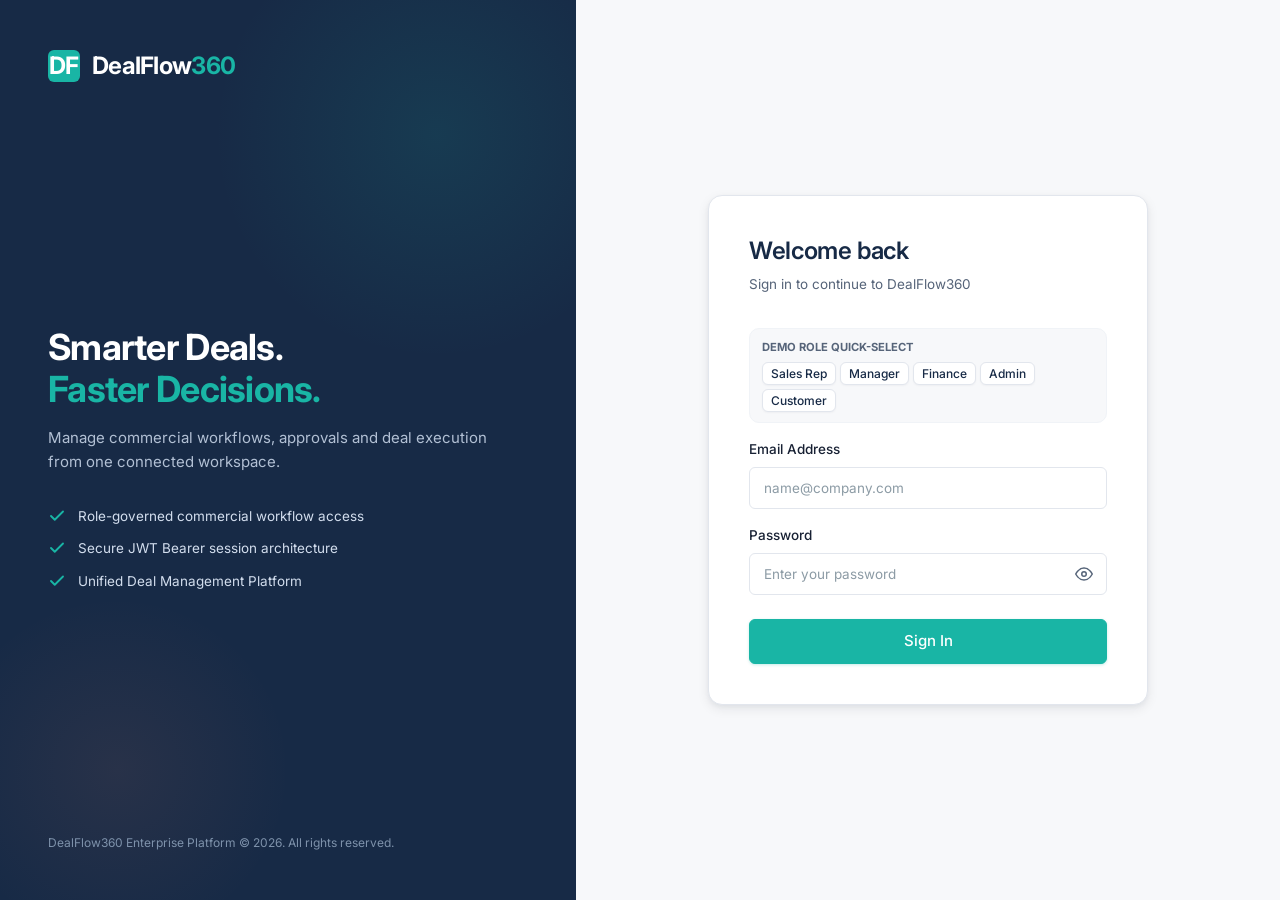
<file: frontend/login.html>
<!DOCTYPE html>
<html lang="en">
<head>
  <meta charset="UTF-8" />
  <meta name="viewport" content="width=device-width, initial-scale=1.0" />
  <title>DealFlow360 | Sign In</title>
  <meta name="description" content="Sign in to DealFlow360 — Enterprise B2B Deal Management and Commercial Operations Platform." />

  <!-- Google Fonts: Inter -->
  <link rel="preconnect" href="https://fonts.googleapis.com" />
  <link rel="preconnect" href="https://fonts.gstatic.com" crossorigin />
  <link href="https://fonts.googleapis.com/css2?family=Inter:wght@400;500;600;700&display=swap" rel="stylesheet" />

  <!-- CSS Stylesheets -->
  <link rel="stylesheet" href="css/variables.css" />
  <link rel="stylesheet" href="css/base.css" />
  <link rel="stylesheet" href="css/components.css" />
  <link rel="stylesheet" href="css/layout.css" />
  <link rel="stylesheet" href="css/responsive.css" />
</head>
<body>
  <div class="login-container">
    <!-- Left Side: Deep Navy Brand Panel -->
    <div class="login-brand-panel">
      <div class="brand-header">
        <div class="brand-logo">
          <div class="logo-icon">DF</div>
          <span>DealFlow<span class="logo-accent">360</span></span>
        </div>
      </div>

      <div class="brand-body">
        <h1 class="brand-headline">
          Smarter Deals.<br />
          <span>Faster Decisions.</span>
        </h1>
        <p class="brand-copy">
          Manage commercial workflows, approvals and deal execution from one connected workspace.
        </p>

        <div class="brand-features-list">
          <div class="brand-feature-item">
            <svg width="18" height="18" viewBox="0 0 24 24" fill="none" stroke="currentColor" stroke-width="2.5" stroke-linecap="round" stroke-linejoin="round">
              <polyline points="20 6 9 17 4 12"></polyline>
            </svg>
            <span>Role-governed commercial workflow access</span>
          </div>
          <div class="brand-feature-item">
            <svg width="18" height="18" viewBox="0 0 24 24" fill="none" stroke="currentColor" stroke-width="2.5" stroke-linecap="round" stroke-linejoin="round">
              <polyline points="20 6 9 17 4 12"></polyline>
            </svg>
            <span>Secure JWT Bearer session architecture</span>
          </div>
          <div class="brand-feature-item">
            <svg width="18" height="18" viewBox="0 0 24 24" fill="none" stroke="currentColor" stroke-width="2.5" stroke-linecap="round" stroke-linejoin="round">
              <polyline points="20 6 9 17 4 12"></polyline>
            </svg>
            <span>Unified Deal Management Platform</span>
          </div>
        </div>
      </div>

      <div class="brand-footer">
        <span>DealFlow360 Enterprise Platform &copy; 2026. All rights reserved.</span>
      </div>
    </div>

    <!-- Right Side: Login Form Panel -->
    <div class="login-form-panel">
      <div class="login-card-wrapper animate-fade-in">
        <div class="login-form-card">
          <div class="login-card-header">
            <h2>Welcome back</h2>
            <p>Sign in to continue to DealFlow360</p>
          </div>

          <!-- Alert / Error Banner -->
          <div id="login-alert" class="alert alert-coral" style="display: none;" role="alert">
            <svg class="alert-icon" width="18" height="18" viewBox="0 0 24 24" fill="none" stroke="currentColor" stroke-width="2" stroke-linecap="round" stroke-linejoin="round">
              <circle cx="12" cy="12" r="10"></circle>
              <line x1="12" y1="8" x2="12" y2="12"></line>
              <line x1="12" y1="16" x2="12.01" y2="16"></line>
            </svg>
            <span id="login-alert-text"></span>
          </div>

          <!-- Demo Accounts Quick-Select -->
          <div style="margin-bottom: var(--space-md); padding: 10px 12px; background: var(--color-background); border-radius: var(--radius-md); border: 1px solid var(--color-border-light);">
            <div style="font-size: 0.7rem; font-weight: 700; color: var(--color-text-secondary); text-transform: uppercase; margin-bottom: 6px;">Demo Role Quick-Select</div>
            <div style="display: flex; gap: 4px; flex-wrap: wrap;">
              <button type="button" class="btn btn-secondary btn-sm demo-role-btn" data-email="salesrep.demo@example.com" style="padding: 3px 8px; font-size: 0.75rem;">Sales Rep</button>
              <button type="button" class="btn btn-secondary btn-sm demo-role-btn" data-email="manager.demo@example.com" style="padding: 3px 8px; font-size: 0.75rem;">Manager</button>
              <button type="button" class="btn btn-secondary btn-sm demo-role-btn" data-email="finance.demo@example.com" style="padding: 3px 8px; font-size: 0.75rem;">Finance</button>
              <button type="button" class="btn btn-secondary btn-sm demo-role-btn" data-email="admin.demo@example.com" style="padding: 3px 8px; font-size: 0.75rem;">Admin</button>
              <button type="button" class="btn btn-secondary btn-sm demo-role-btn" data-email="customer.demo@example.com" style="padding: 3px 8px; font-size: 0.75rem;">Customer</button>
            </div>
          </div>

          <!-- Login Form -->
          <form id="login-form" novalidate>
            <!-- Email Input -->
            <div class="form-group">
              <label for="email" class="form-label">Email Address</label>
              <div class="input-wrapper">
                <input
                  type="email"
                  id="email"
                  name="email"
                  class="form-input"
                  placeholder="name@company.com"
                  autocomplete="email"
                  required
                />
              </div>
              <div id="email-error" class="form-error" style="display: none;"></div>
            </div>

            <!-- Password Input -->
            <div class="form-group">
              <label for="password" class="form-label">Password</label>
              <div class="input-wrapper">
                <input
                  type="password"
                  id="password"
                  name="password"
                  class="form-input"
                  placeholder="Enter your password"
                  autocomplete="current-password"
                  required
                />
                <button
                  type="button"
                  id="password-toggle-btn"
                  class="password-toggle-btn"
                  aria-label="Show password"
                >
                  <svg width="18" height="18" viewBox="0 0 24 24" fill="none" stroke="currentColor" stroke-width="2" stroke-linecap="round" stroke-linejoin="round">
                    <path d="M1 12s4-8 11-8 11 8 11 8-4 8-11 8-11-8-11-8z"></path>
                    <circle cx="12" cy="12" r="3"></circle>
                  </svg>
                </button>
              </div>
              <div id="password-error" class="form-error" style="display: none;"></div>
            </div>

            <!-- Submit Button -->
            <div style="margin-top: var(--space-lg);">
              <button type="submit" id="submit-btn" class="btn btn-primary btn-block btn-lg">
                <span id="btn-spinner" class="spinner" style="display: none;"></span>
                <span id="btn-label">Sign In</span>
              </button>
            </div>
          </form>
        </div>
      </div>
    </div>
  </div>

  <!-- Core JavaScript Services -->
  <script src="js/config.js?v=20260910_v2"></script>
  <script src="js/api.js?v=20260910_v2"></script>
  <script src="js/auth.js?v=20260910_v2"></script>
  <script src="js/navigation.js?v=20260910_v2"></script>
  <script src="js/ui.js?v=20260910_v2"></script>

  <!-- Login Page Controller -->
  <script>
    document.addEventListener('DOMContentLoaded', () => {
      const loginForm = document.getElementById('login-form');
      const emailInput = document.getElementById('email');
      const passwordInput = document.getElementById('password');
      const submitBtn = document.getElementById('submit-btn');
      const btnSpinner = document.getElementById('btn-spinner');
      const btnLabel = document.getElementById('btn-label');
      const alertBox = document.getElementById('login-alert');
      const alertText = document.getElementById('login-alert-text');
      const emailError = document.getElementById('email-error');
      const passwordError = document.getElementById('password-error');
      const passwordToggleBtn = document.getElementById('password-toggle-btn');

      // Initialize Password Show/Hide Toggle
      window.DealFlowUI.initPasswordToggle(passwordToggleBtn, passwordInput);

      // Demo Role Quick-Select Handler
      document.querySelectorAll('.demo-role-btn').forEach(btn => {
        btn.addEventListener('click', () => {
          emailInput.value = btn.getAttribute('data-email');
          passwordInput.value = 'DealFlow360Demo123!';
          hideAlert();
          clearValidationErrors();
        });
      });

      // Check URL parameters for session notifications
      const urlParams = new URLSearchParams(window.location.search);
      const reason = urlParams.get('reason');
      if (reason === 'session_expired') {
        showAlert('Your session has expired. Please sign in again.', 'coral');
      } else if (reason === 'account_inactive') {
        showAlert('Your account is currently inactive.', 'coral');
      } else if (reason) {
        showAlert(decodeURIComponent(reason), 'coral');
      } else if (window.DealFlowAuth && window.DealFlowAuth.hasToken()) {
        // If token already present and no logout/expiration reason, verify session silently
        window.DealFlowAuth.fetchCurrentUser()
          .then(user => {
            if (user && user.is_active) {
              window.location.href = 'index.html';
            }
          })
          .catch(() => {
            // Token was invalid or expired, clear quietly
            window.DealFlowAuth.clearAccessToken();
            window.DealFlowAuth.clearCurrentUser();
          });
      }

      function showAlert(msg, type = 'coral') {
        alertText.textContent = msg;
        alertBox.className = `alert alert-${type} animate-fade-in`;
        alertBox.style.display = 'flex';
      }

      function hideAlert() {
        alertBox.style.display = 'none';
        alertText.textContent = '';
      }

      function setFormLoading(isLoading) {
        if (isLoading) {
          submitBtn.disabled = true;
          btnSpinner.style.display = 'inline-block';
          btnLabel.textContent = 'Signing in...';
        } else {
          submitBtn.disabled = false;
          btnSpinner.style.display = 'none';
          btnLabel.textContent = 'Sign In';
        }
      }

      function clearValidationErrors() {
        emailInput.classList.remove('has-error');
        passwordInput.classList.remove('has-error');
        emailError.style.display = 'none';
        passwordError.style.display = 'none';
      }

      loginForm.addEventListener('submit', async (e) => {
        e.preventDefault();
        hideAlert();
        clearValidationErrors();

        const email = emailInput.value.trim();
        const password = passwordInput.value;

        // Simple client-side validation
        let hasError = false;
        if (!email) {
          emailInput.classList.add('has-error');
          emailError.textContent = 'Please enter your email address.';
          emailError.style.display = 'block';
          hasError = true;
        } else if (!email.includes('@')) {
          emailInput.classList.add('has-error');
          emailError.textContent = 'Please enter a valid email address.';
          emailError.style.display = 'block';
          hasError = true;
        }

        if (!password) {
          passwordInput.classList.add('has-error');
          passwordError.textContent = 'Please enter your password.';
          passwordError.style.display = 'block';
          hasError = true;
        }

        if (hasError) return;

        setFormLoading(true);

        try {
          // Perform backend login via Centralized Auth service
          await window.DealFlowAuth.login(email, password);

          // Success: smoothly redirect to authenticated dashboard
          window.location.href = 'index.html';
        } catch (err) {
          setFormLoading(false);
          let displayMsg = 'Unable to connect to DealFlow360. Please try again.';

          if (err.status === 401) {
            displayMsg = 'Invalid email or password.';
          } else if (err.status === 403) {
            displayMsg = 'Your account is currently inactive.';
          } else if (err.message) {
            displayMsg = err.message;
          }

          showAlert(displayMsg, 'coral');
        }
      });
    });
  </script>
</body>
</html>
</file>
<file: frontend/css/variables.css>
/* DealFlow360 — Design System Variables & Brand Palette */
:root {
  /* Locked Brand Palette */
  --color-navy: #172A46;
  --color-navy-hover: #1e3659;
  --color-navy-dark: #0f1c30;
  --color-navy-muted: rgba(23, 42, 70, 0.08);

  --color-teal: #19B5A5;
  --color-teal-hover: #159b8d;
  --color-teal-light: #e8f8f6;
  --color-teal-muted: rgba(25, 181, 165, 0.12);
  --color-teal-border: rgba(25, 181, 165, 0.3);

  --color-coral: #F28C6B;
  --color-coral-hover: #e07957;
  --color-coral-light: #fef3ef;
  --color-coral-muted: rgba(242, 140, 107, 0.12);
  --color-coral-border: rgba(242, 140, 107, 0.3);

  --color-background: #F7F8FA;
  --color-surface: #FFFFFF;

  --color-text: #172033;
  --color-text-secondary: #566479;
  --color-text-muted: #8c9ba5;
  --color-text-on-navy: #f0f4f9;

  /* Neutral Grays & Borders */
  --color-border: #E2E6ED;
  --color-border-light: #F0F3F7;
  --color-border-dark: #C8D1DE;
  --color-hover-bg: #F0F3F7;
  --color-disabled-bg: #EAEFF5;
  --color-disabled-text: #9CA8B8;

  /* Typography */
  --font-family-primary: 'Inter', -apple-system, BlinkMacSystemFont, 'Segoe UI', Roboto, Helvetica, Arial, sans-serif;
  --font-size-xs: 0.75rem;     /* 12px */
  --font-size-sm: 0.84375rem;  /* 13.5px */
  --font-size-base: 0.9375rem; /* 15px */
  --font-size-md: 1.0625rem;   /* 17px */
  --font-size-lg: 1.25rem;     /* 20px */
  --font-size-xl: 1.5rem;      /* 24px */
  --font-size-2xl: 1.875rem;   /* 30px */

  --font-weight-regular: 400;
  --font-weight-medium: 500;
  --font-weight-semibold: 600;
  --font-weight-bold: 700;

  /* Spacing */
  --space-2xs: 0.25rem;
  --space-xs: 0.5rem;
  --space-sm: 0.75rem;
  --space-md: 1rem;
  --space-lg: 1.5rem;
  --space-xl: 2rem;
  --space-2xl: 3rem;

  /* Shadows */
  --shadow-xs: 0 1px 2px rgba(16, 24, 40, 0.04);
  --shadow-sm: 0 2px 4px rgba(16, 24, 40, 0.06), 0 1px 2px rgba(16, 24, 40, 0.04);
  --shadow-md: 0 4px 12px rgba(16, 24, 40, 0.08), 0 2px 4px rgba(16, 24, 40, 0.04);
  --shadow-lg: 0 12px 24px -4px rgba(16, 24, 40, 0.12), 0 4px 8px -2px rgba(16, 24, 40, 0.04);
  --shadow-dropdown: 0 10px 30px rgba(23, 42, 70, 0.15);

  /* Radius */
  --radius-sm: 6px;
  --radius-md: 10px;
  --radius-lg: 14px;
  --radius-full: 9999px;

  /* Transitions */
  --transition-fast: 150ms cubic-bezier(0.4, 0, 0.2, 1);
  --transition-normal: 250ms cubic-bezier(0.4, 0, 0.2, 1);

  /* Layout Dimensions */
  --sidebar-width: 256px;
  --sidebar-collapsed-width: 0px;
  --header-height: 68px;
}
</file>
<file: frontend/css/base.css>
/* DealFlow360 — Base Styles & Typography */
*, *::before, *::after {
  box-sizing: border-box;
  margin: 0;
  padding: 0;
}

html {
  font-size: 16px;
  -webkit-font-smoothing: antialiased;
  -moz-osx-font-smoothing: grayscale;
  text-rendering: optimizeLegibility;
}

body {
  font-family: var(--font-family-primary);
  font-size: var(--font-size-base);
  font-weight: var(--font-weight-regular);
  line-height: 1.5;
  color: var(--color-text);
  background-color: var(--color-background);
  min-height: 100vh;
}

/* Headings */
h1, h2, h3, h4, h5, h6 {
  color: var(--color-navy);
  font-weight: var(--font-weight-semibold);
  line-height: 1.25;
}

h1 {
  font-size: var(--font-size-2xl);
  letter-spacing: -0.02em;
}

h2 {
  font-size: var(--font-size-xl);
  letter-spacing: -0.015em;
}

h3 {
  font-size: var(--font-size-lg);
}

h4 {
  font-size: var(--font-size-md);
}

p {
  color: var(--color-text-secondary);
  line-height: 1.6;
}

a {
  color: var(--color-teal);
  text-decoration: none;
  transition: color var(--transition-fast);
}

a:hover {
  color: var(--color-teal-hover);
}

/* Focus visibility for accessibility */
:focus-visible {
  outline: 2px solid var(--color-teal);
  outline-offset: 2px;
}

/* Base utility classes */
.sr-only {
  position: absolute;
  width: 1px;
  height: 1px;
  padding: 0;
  margin: -1px;
  overflow: hidden;
  clip: rect(0, 0, 0, 0);
  white-space: nowrap;
  border-width: 0;
}

.text-teal {
  color: var(--color-teal) !important;
}

.text-navy {
  color: var(--color-navy) !important;
}

.text-coral {
  color: var(--color-coral) !important;
}

.text-muted {
  color: var(--color-text-muted) !important;
}

.text-secondary {
  color: var(--color-text-secondary) !important;
}

/* Animations */
@keyframes spin {
  from { transform: rotate(0deg); }
  to { transform: rotate(360deg); }
}

@keyframes pulseGlow {
  0% { transform: scale(0.95); opacity: 0.8; }
  50% { transform: scale(1.1); opacity: 1; }
  100% { transform: scale(0.95); opacity: 0.8; }
}

@keyframes fadeIn {
  from { opacity: 0; transform: translateY(6px); }
  to { opacity: 1; transform: translateY(0); }
}

.animate-fade-in {
  animation: fadeIn var(--transition-normal) ease-out forwards;
}

.animate-spin {
  animation: spin 0.9s linear infinite;
}
</file>
<file: frontend/css/components.css>
/* DealFlow360 — Components (Buttons, Cards, Inputs, Badges, Statuses, Dropdowns, Modals) */

/* ==========================================================================
   Buttons
   ========================================================================== */
.btn {
  display: inline-flex;
  align-items: center;
  justify-content: center;
  gap: var(--space-xs);
  font-family: var(--font-family-primary);
  font-size: var(--font-size-sm);
  font-weight: var(--font-weight-medium);
  padding: 0.625rem 1.125rem;
  border-radius: var(--radius-sm);
  border: 1px solid transparent;
  cursor: pointer;
  transition: background-color var(--transition-fast), border-color var(--transition-fast), box-shadow var(--transition-fast), transform var(--transition-fast);
  white-space: nowrap;
  user-select: none;
  line-height: 1.25;
}

.btn:active {
  transform: translateY(1px);
}

.btn:disabled, .btn[aria-disabled="true"] {
  opacity: 0.6;
  cursor: not-allowed;
  transform: none;
  box-shadow: none;
}

/* Primary Button: Teal */
.btn-primary {
  background-color: var(--color-teal);
  color: #FFFFFF;
  border-color: var(--color-teal);
  box-shadow: 0 1px 3px rgba(25, 181, 165, 0.25);
}

.btn-primary:hover:not(:disabled) {
  background-color: var(--color-teal-hover);
  border-color: var(--color-teal-hover);
  box-shadow: 0 2px 6px rgba(25, 181, 165, 0.35);
}

/* Subtle Secondary Button: Light Neutral / White with Navy text */
.btn-secondary {
  background-color: var(--color-surface);
  color: var(--color-navy);
  border-color: var(--color-border);
  box-shadow: var(--shadow-xs);
}

.btn-secondary:hover:not(:disabled) {
  background-color: var(--color-hover-bg);
  border-color: var(--color-border-dark);
}

/* Danger / Coral Button */
.btn-danger {
  background-color: var(--color-coral);
  color: #FFFFFF;
  border-color: var(--color-coral);
}

.btn-danger:hover:not(:disabled) {
  background-color: var(--color-coral-hover);
  border-color: var(--color-coral-hover);
}

/* Ghost Button */
.btn-ghost {
  background-color: transparent;
  color: var(--color-text-secondary);
  border-color: transparent;
}

.btn-ghost:hover:not(:disabled) {
  background-color: var(--color-hover-bg);
  color: var(--color-navy);
}

.btn-block {
  width: 100%;
}

.btn-sm {
  padding: 0.375rem 0.75rem;
  font-size: var(--font-size-xs);
}

.btn-lg {
  padding: 0.75rem 1.5rem;
  font-size: var(--font-size-base);
}

/* ==========================================================================
   Cards
   ========================================================================== */
.card {
  background-color: var(--color-surface);
  border: 1px solid var(--color-border);
  border-radius: var(--radius-md);
  box-shadow: var(--shadow-sm);
  transition: box-shadow var(--transition-fast), border-color var(--transition-fast);
  overflow: hidden;
}

.card:hover {
  border-color: var(--color-border-dark);
}

.card-header {
  padding: var(--space-md) var(--space-lg);
  border-bottom: 1px solid var(--color-border-light);
  display: flex;
  align-items: center;
  justify-content: space-between;
  gap: var(--space-md);
}

.card-title {
  font-size: var(--font-size-md);
  font-weight: var(--font-weight-semibold);
  color: var(--color-navy);
}

.card-subtitle {
  font-size: var(--font-size-xs);
  color: var(--color-text-secondary);
  margin-top: 2px;
}

.card-body {
  padding: var(--space-lg);
}

.card-footer {
  padding: var(--space-sm) var(--space-lg);
  border-top: 1px solid var(--color-border-light);
  background-color: #FAFBFC;
  font-size: var(--font-size-xs);
  color: var(--color-text-secondary);
}

/* Stat & Status Cards */
.status-card {
  display: flex;
  flex-direction: column;
  padding: var(--space-md) var(--space-lg);
  gap: var(--space-xs);
  border-radius: var(--radius-md);
  background: var(--color-surface);
  border: 1px solid var(--color-border);
  box-shadow: var(--shadow-xs);
  position: relative;
}

.status-card-header {
  display: flex;
  align-items: center;
  justify-content: space-between;
}

.status-card-label {
  font-size: var(--font-size-xs);
  font-weight: var(--font-weight-semibold);
  text-transform: uppercase;
  letter-spacing: 0.05em;
  color: var(--color-text-secondary);
}

.status-card-value {
  font-size: var(--font-size-lg);
  font-weight: var(--font-weight-bold);
  color: var(--color-navy);
  display: flex;
  align-items: center;
  gap: var(--space-xs);
}

.status-card-sub {
  font-size: var(--font-size-xs);
  color: var(--color-text-muted);
}

/* ==========================================================================
   Form Controls
   ========================================================================== */
.form-group {
  display: flex;
  flex-direction: column;
  gap: var(--space-xs);
  margin-bottom: var(--space-md);
}

.form-label {
  font-size: var(--font-size-sm);
  font-weight: var(--font-weight-medium);
  color: var(--color-text);
  display: flex;
  justify-content: space-between;
  align-items: center;
}

.input-wrapper {
  position: relative;
  display: flex;
  align-items: center;
}

.form-input {
  width: 100%;
  height: 42px;
  padding: 0.5rem 0.875rem;
  font-family: var(--font-family-primary);
  font-size: var(--font-size-sm);
  color: var(--color-text);
  background-color: var(--color-surface);
  border: 1px solid var(--color-border);
  border-radius: var(--radius-sm);
  transition: border-color var(--transition-fast), box-shadow var(--transition-fast);
}

.form-input:focus {
  border-color: var(--color-teal);
  box-shadow: 0 0 0 3px var(--color-teal-muted);
  outline: none;
}

.form-input.has-error {
  border-color: var(--color-coral);
  box-shadow: 0 0 0 3px var(--color-coral-muted);
}

.form-input::placeholder {
  color: var(--color-text-muted);
}

.password-toggle-btn {
  position: absolute;
  right: 10px;
  top: 50%;
  transform: translateY(-50%);
  background: none;
  border: none;
  cursor: pointer;
  color: var(--color-text-secondary);
  display: flex;
  align-items: center;
  justify-content: center;
  padding: 4px;
  border-radius: var(--radius-sm);
}

.password-toggle-btn:hover {
  color: var(--color-navy);
}

.form-error {
  font-size: var(--font-size-xs);
  color: var(--color-coral);
  margin-top: var(--space-2xs);
}

/* ==========================================================================
   Badges & Indicators
   ========================================================================== */
.badge {
  display: inline-flex;
  align-items: center;
  gap: 5px;
  padding: 0.2rem 0.6rem;
  border-radius: var(--radius-full);
  font-size: var(--font-size-xs);
  font-weight: var(--font-weight-medium);
  line-height: 1.2;
  white-space: nowrap;
}

.badge-teal {
  background-color: var(--color-teal-light);
  color: #0d6d63;
  border: 1px solid var(--color-teal-border);
}

.badge-coral {
  background-color: var(--color-coral-light);
  color: #ad4221;
  border: 1px solid var(--color-coral-border);
}

.badge-navy {
  background-color: var(--color-navy-muted);
  color: var(--color-navy);
  border: 1px solid rgba(23, 42, 70, 0.15);
}

.badge-gray {
  background-color: var(--color-hover-bg);
  color: var(--color-text-secondary);
  border: 1px solid var(--color-border);
}

.status-dot {
  width: 8px;
  height: 8px;
  border-radius: 50%;
  display: inline-block;
  flex-shrink: 0;
}

.status-dot-teal {
  background-color: var(--color-teal);
  box-shadow: 0 0 0 2px var(--color-teal-light);
}

.status-dot-coral {
  background-color: var(--color-coral);
  box-shadow: 0 0 0 2px var(--color-coral-light);
}

.status-dot-gray {
  background-color: var(--color-text-muted);
}

.status-dot-pulse {
  animation: pulseGlow 2s infinite ease-in-out;
}

/* ==========================================================================
   Alert Banners
   ========================================================================== */
.alert {
  display: flex;
  align-items: flex-start;
  gap: var(--space-sm);
  padding: var(--space-sm) var(--space-md);
  border-radius: var(--radius-sm);
  font-size: var(--font-size-sm);
  line-height: 1.4;
  margin-bottom: var(--space-md);
}

.alert-coral {
  background-color: var(--color-coral-light);
  color: #9c3617;
  border: 1px solid var(--color-coral-border);
}

.alert-teal {
  background-color: var(--color-teal-light);
  color: #0c675e;
  border: 1px solid var(--color-teal-border);
}

.alert-navy {
  background-color: var(--color-navy-muted);
  color: var(--color-navy);
  border: 1px solid rgba(23, 42, 70, 0.15);
}

.alert-icon {
  flex-shrink: 0;
  margin-top: 1px;
}

/* ==========================================================================
   User Dropdown Menu
   ========================================================================== */
.user-dropdown-wrapper {
  position: relative;
}

.user-trigger {
  display: flex;
  align-items: center;
  gap: var(--space-sm);
  padding: var(--space-2xs) var(--space-xs);
  background: transparent;
  border: 1px solid transparent;
  border-radius: var(--radius-sm);
  cursor: pointer;
  transition: background-color var(--transition-fast), border-color var(--transition-fast);
}

.user-trigger:hover, .user-trigger[aria-expanded="true"] {
  background-color: var(--color-hover-bg);
  border-color: var(--color-border);
}

.user-avatar {
  width: 36px;
  height: 36px;
  border-radius: 50%;
  background-color: var(--color-navy);
  color: #FFFFFF;
  display: flex;
  align-items: center;
  justify-content: center;
  font-weight: var(--font-weight-semibold);
  font-size: var(--font-size-sm);
  border: 2px solid var(--color-teal-light);
  flex-shrink: 0;
}

.user-meta {
  display: flex;
  flex-direction: column;
  text-align: left;
}

.user-meta-name {
  font-size: var(--font-size-sm);
  font-weight: var(--font-weight-semibold);
  color: var(--color-navy);
  line-height: 1.2;
}

.user-meta-role {
  font-size: var(--font-size-xs);
  color: var(--color-text-secondary);
  line-height: 1.2;
}

.dropdown-menu {
  position: absolute;
  top: calc(100% + 8px);
  right: 0;
  min-width: 240px;
  background-color: var(--color-surface);
  border: 1px solid var(--color-border);
  border-radius: var(--radius-md);
  box-shadow: var(--shadow-dropdown);
  padding: var(--space-xs) 0;
  z-index: 1000;
  display: none;
  animation: fadeIn 150ms ease-out;
}

.dropdown-menu.show {
  display: block;
}

.dropdown-header {
  padding: var(--space-sm) var(--space-md);
  border-bottom: 1px solid var(--color-border-light);
}

.dropdown-header-name {
  font-size: var(--font-size-sm);
  font-weight: var(--font-weight-semibold);
  color: var(--color-navy);
}

.dropdown-header-email {
  font-size: var(--font-size-xs);
  color: var(--color-text-secondary);
  word-break: break-all;
}

.dropdown-item {
  display: flex;
  align-items: center;
  gap: var(--space-sm);
  padding: 0.625rem var(--space-md);
  font-size: var(--font-size-sm);
  color: var(--color-text);
  background: none;
  border: none;
  width: 100%;
  text-align: left;
  cursor: pointer;
  transition: background-color var(--transition-fast), color var(--transition-fast);
}

.dropdown-item:hover {
  background-color: var(--color-hover-bg);
  color: var(--color-navy);
}

.dropdown-item.danger:hover {
  background-color: var(--color-coral-light);
  color: #a33816;
}

.dropdown-divider {
  height: 1px;
  background-color: var(--color-border-light);
  margin: var(--space-2xs) 0;
}

/* ==========================================================================
   Spinners & Loaders
   ========================================================================== */
.spinner {
  display: inline-block;
  width: 16px;
  height: 16px;
  border: 2px solid rgba(255, 255, 255, 0.3);
  border-radius: 50%;
  border-top-color: currentColor;
  animation: spin 0.8s linear infinite;
  flex-shrink: 0;
}

.spinner-teal {
  border: 2px solid rgba(25, 181, 165, 0.2);
  border-top-color: var(--color-teal);
}

.page-loader-overlay {
  position: fixed;
  inset: 0;
  background-color: var(--color-background);
  display: flex;
  flex-direction: column;
  align-items: center;
  justify-content: center;
  gap: var(--space-md);
  z-index: 9999;
  transition: opacity 300ms ease, visibility 300ms ease;
}

.page-loader-overlay.hidden {
  opacity: 0;
  visibility: hidden;
  pointer-events: none;
}

/* Modal */
.modal-overlay {
  position: fixed;
  inset: 0;
  background-color: rgba(15, 28, 48, 0.6);
  backdrop-filter: blur(2px);
  display: flex;
  align-items: center;
  justify-content: center;
  padding: var(--space-md);
  z-index: 2000;
  opacity: 0;
  visibility: hidden;
  transition: opacity var(--transition-fast), visibility var(--transition-fast);
}

.modal-overlay.show,
.modal-overlay.active {
  opacity: 1;
  visibility: visible;
}

.modal-card,
.modal-dialog {
  background: var(--color-surface, #FFFFFF) !important;
  color: var(--color-text, #1E293B) !important;
  border-radius: var(--radius-lg, 12px);
  border: 1px solid var(--color-border, #E2E8F0);
  box-shadow: 0 20px 25px -5px rgba(0, 0, 0, 0.2), 0 10px 10px -5px rgba(0, 0, 0, 0.08);
  max-width: 520px;
  width: 92%;
  max-height: 85vh;
  display: flex;
  flex-direction: column;
  overflow: hidden;
  position: relative;
  z-index: 2001;
  margin: auto;
  animation: modalSlideUp 200ms cubic-bezier(0.16, 1, 0.3, 1);
}

.modal-dialog-sm, .modal-card-sm { max-width: 420px; }
.modal-dialog-lg, .modal-card-lg { max-width: 680px; }
.modal-dialog-xl, .modal-card-xl { max-width: 860px; }

.modal-header {
  padding: 16px 24px;
  border-bottom: 1px solid var(--color-border, #E2E8F0);
  display: flex;
  justify-content: space-between;
  align-items: center;
  background: var(--color-surface, #FFFFFF);
  border-top-left-radius: var(--radius-lg, 12px);
  border-top-right-radius: var(--radius-lg, 12px);
  flex-shrink: 0;
}

.modal-title {
  font-size: var(--font-size-md, 1rem);
  font-weight: 700;
  color: var(--color-navy, #172A46);
  margin: 0;
}

.modal-close {
  background: transparent;
  border: none;
  font-size: 1.5rem;
  line-height: 1;
  color: var(--color-text-muted, #64748B);
  cursor: pointer;
  padding: 4px 8px;
  border-radius: var(--radius-sm, 4px);
  transition: color var(--transition-fast), background-color var(--transition-fast);
}

.modal-close:hover {
  color: var(--color-navy, #172A46);
  background-color: var(--color-background, #F1F5F9);
}

.modal-body {
  padding: 24px;
  overflow-y: auto;
  background: var(--color-surface, #FFFFFF);
  color: var(--color-text, #1E293B);
  flex: 1;
}

.modal-footer {
  padding: 16px 24px;
  border-top: 1px solid var(--color-border, #E2E8F0);
  display: flex;
  justify-content: flex-end;
  gap: var(--space-sm, 8px);
  background: var(--color-surface, #FFFFFF);
  border-bottom-left-radius: var(--radius-lg, 12px);
  border-bottom-right-radius: var(--radius-lg, 12px);
  flex-shrink: 0;
}

@keyframes modalSlideUp {
  from {
    opacity: 0;
    transform: translateY(16px) scale(0.98);
  }
  to {
    opacity: 1;
    transform: translateY(0) scale(1);
  }
}

/* ==========================================================================
   Toast Notification System
   ========================================================================== */
.toast-container {
  position: fixed;
  bottom: 24px;
  right: 24px;
  display: flex;
  flex-direction: column;
  gap: var(--space-xs);
  z-index: 9999;
  pointer-events: none;
}

.toast {
  pointer-events: auto;
  display: flex;
  align-items: center;
  gap: var(--space-sm);
  padding: 0.75rem 1.25rem;
  border-radius: var(--radius-md);
  font-size: var(--font-size-sm);
  font-weight: var(--font-weight-medium);
  box-shadow: var(--shadow-lg);
  animation: fadeIn 200ms ease-out;
  min-width: 280px;
  max-width: 440px;
  line-height: 1.4;
  border: 1px solid transparent;
}

.toast-teal {
  background-color: var(--color-navy);
  color: #FFFFFF;
  border-left: 4px solid var(--color-teal);
}

.toast-coral {
  background-color: #3b160e;
  color: #FFFFFF;
  border-left: 4px solid var(--color-coral);
}

.toast-navy {
  background-color: var(--color-navy);
  color: #FFFFFF;
  border-left: 4px solid var(--color-border-dark);
}

/* ==========================================================================
   Tabs Navigation (Sub-pages / Views)
   ========================================================================== */
.tabs-nav {
  display: flex;
  align-items: center;
  gap: var(--space-xs);
  border-bottom: 1px solid var(--color-border);
  margin-bottom: var(--space-lg);
}

.tab-btn {
  display: inline-flex;
  align-items: center;
  gap: var(--space-xs);
  padding: 0.625rem 1rem;
  font-family: var(--font-family-primary);
  font-size: var(--font-size-sm);
  font-weight: var(--font-weight-medium);
  color: var(--color-text-secondary);
  background: none;
  border: none;
  border-bottom: 2px solid transparent;
  cursor: pointer;
  transition: color var(--transition-fast), border-color var(--transition-fast);
  margin-bottom: -1px;
}

.tab-btn:hover {
  color: var(--color-navy);
}

.tab-btn.active {
  color: var(--color-navy);
  font-weight: var(--font-weight-semibold);
  border-bottom-color: var(--color-teal);
}

/* ==========================================================================
   Filter / Search Toolbar
   ========================================================================== */
.filter-toolbar {
  display: flex;
  align-items: center;
  justify-content: space-between;
  gap: var(--space-md);
  margin-bottom: var(--space-md);
  flex-wrap: wrap;
}

.filter-group-left {
  display: flex;
  align-items: center;
  gap: var(--space-sm);
  flex-wrap: wrap;
  flex: 1;
}

.search-input-wrap {
  position: relative;
  display: flex;
  align-items: center;
  min-width: 240px;
  max-width: 340px;
  flex: 1;
}

.search-input-wrap svg {
  position: absolute;
  left: 10px;
  color: var(--color-text-muted);
  pointer-events: none;
}

.search-input-wrap .form-input {
  padding-left: 34px;
  height: 38px;
}

.filter-select {
  height: 38px;
  padding: 0.375rem 0.75rem;
  font-family: var(--font-family-primary);
  font-size: var(--font-size-sm);
  color: var(--color-text);
  background-color: var(--color-surface);
  border: 1px solid var(--color-border);
  border-radius: var(--radius-sm);
  cursor: pointer;
  transition: border-color var(--transition-fast);
}

.filter-select:focus {
  border-color: var(--color-teal);
  outline: none;
  box-shadow: 0 0 0 3px var(--color-teal-muted);
}

/* ==========================================================================
   Data Table
   ========================================================================== */
.table-card {
  background: var(--color-surface);
  border: 1px solid var(--color-border);
  border-radius: var(--radius-md);
  box-shadow: var(--shadow-sm);
  overflow: hidden;
}

.table-responsive {
  width: 100%;
  overflow-x: auto;
}

.data-table {
  width: 100%;
  border-collapse: collapse;
  text-align: left;
  font-size: var(--font-size-sm);
}

.data-table th {
  background-color: #FAFBFC;
  color: var(--color-text-secondary);
  font-weight: var(--font-weight-semibold);
  font-size: var(--font-size-xs);
  text-transform: uppercase;
  letter-spacing: 0.04em;
  padding: 0.75rem 1rem;
  border-bottom: 1px solid var(--color-border);
  white-space: nowrap;
}

.data-table td {
  padding: 0.875rem 1rem;
  border-bottom: 1px solid var(--color-border-light);
  color: var(--color-text);
  vertical-align: middle;
}

.data-table tbody tr {
  transition: background-color var(--transition-fast);
}

.data-table tbody tr:hover {
  background-color: #F8FAFC;
}

.data-table tbody tr:last-child td {
  border-bottom: none;
}

.table-primary-text {
  font-weight: var(--font-weight-semibold);
  color: var(--color-navy);
}

.table-secondary-text {
  font-size: var(--font-size-xs);
  color: var(--color-text-secondary);
}

.table-code {
  font-family: monospace;
  font-size: 0.8125rem;
  font-weight: var(--font-weight-medium);
  color: var(--color-navy);
  background: var(--color-navy-muted);
  padding: 2px 6px;
  border-radius: var(--radius-sm);
}

.table-empty-state {
  padding: var(--space-2xl) var(--space-lg);
  text-align: center;
  display: flex;
  flex-direction: column;
  align-items: center;
  justify-content: center;
  gap: var(--space-sm);
  color: var(--color-text-secondary);
}

.table-empty-icon {
  width: 48px;
  height: 48px;
  border-radius: 50%;
  background-color: var(--color-hover-bg);
  color: var(--color-text-muted);
  display: flex;
  align-items: center;
  justify-content: center;
}

/* Table Pagination */
.table-pagination {
  display: flex;
  align-items: center;
  justify-content: space-between;
  padding: 0.75rem 1rem;
  background-color: #FAFBFC;
  border-top: 1px solid var(--color-border);
  font-size: var(--font-size-xs);
  color: var(--color-text-secondary);
}

.pagination-controls {
  display: flex;
  align-items: center;
  gap: var(--space-xs);
}

/* ==========================================================================
   Detail Drawer
   ========================================================================== */
.drawer-backdrop {
  position: fixed;
  inset: 0;
  background: rgba(15, 28, 48, 0.4);
  backdrop-filter: blur(1px);
  z-index: 1500;
  opacity: 0;
  visibility: hidden;
  transition: opacity var(--transition-fast), visibility var(--transition-fast);
}

.drawer-backdrop.show {
  opacity: 1;
  visibility: visible;
}

.drawer-panel {
  position: fixed;
  top: 0;
  bottom: 0;
  right: 0;
  width: 520px;
  max-width: 100vw;
  background: var(--color-surface);
  box-shadow: var(--shadow-lg);
  z-index: 1600;
  display: flex;
  flex-direction: column;
  transform: translateX(100%);
  transition: transform var(--transition-normal);
}

.drawer-panel.open {
  transform: translateX(0);
}

.drawer-header {
  padding: var(--space-md) var(--space-lg);
  border-bottom: 1px solid var(--color-border);
  display: flex;
  align-items: center;
  justify-content: space-between;
}

.drawer-body {
  flex: 1;
  padding: var(--space-lg);
  overflow-y: auto;
  display: flex;
  flex-direction: column;
  gap: var(--space-lg);
}

.drawer-footer {
  padding: var(--space-md) var(--space-lg);
  border-top: 1px solid var(--color-border);
  background-color: #FAFBFC;
  display: flex;
  justify-content: flex-end;
  gap: var(--space-xs);
}

.drawer-section-title {
  font-size: var(--font-size-xs);
  font-weight: var(--font-weight-semibold);
  color: var(--color-text-secondary);
  text-transform: uppercase;
  letter-spacing: 0.05em;
  margin-bottom: var(--space-xs);
}

/* ==========================================================================
   Form Grids & Toggles
   ========================================================================== */
.form-grid-2 {
  display: grid;
  grid-template-columns: repeat(2, 1fr);
  gap: var(--space-md);
}

.form-grid-3 {
  display: grid;
  grid-template-columns: repeat(3, 1fr);
  gap: var(--space-md);
}

.form-toggle-wrap {
  display: flex;
  align-items: center;
  gap: var(--space-sm);
  cursor: pointer;
  user-select: none;
  padding: 0.5rem 0;
}

.form-toggle-wrap input[type="checkbox"] {
  width: 18px;
  height: 18px;
  accent-color: var(--color-teal);
  cursor: pointer;
}

.form-helper-text {
  font-size: var(--font-size-xs);
  color: var(--color-text-secondary);
  margin-top: 2px;
}

/* Scope and Trigger Chips */
.scope-chip {
  display: inline-flex;
  align-items: center;
  gap: 4px;
  padding: 2px 8px;
  border-radius: var(--radius-sm);
  background: var(--color-navy-muted);
  color: var(--color-navy);
  font-size: var(--font-size-xs);
  font-weight: var(--font-weight-medium);
}

.trigger-chip {
  display: inline-flex;
  align-items: center;
  gap: 4px;
  padding: 2px 8px;
  border-radius: var(--radius-sm);
  background: var(--color-teal-light);
  color: #0c675e;
  border: 1px solid var(--color-teal-border);
  font-size: var(--font-size-xs);
  font-weight: var(--font-weight-medium);
  margin: 2px;
}

.precedence-info-box {
  background: #FAFBFC;
  border: 1px solid var(--color-border);
  border-radius: var(--radius-md);
  padding: var(--space-md);
  font-size: var(--font-size-xs);
  color: var(--color-text-secondary);
  margin-bottom: var(--space-md);
}

.precedence-list {
  display: grid;
  grid-template-columns: repeat(3, 1fr);
  gap: var(--space-xs);
  margin-top: var(--space-xs);
}

.precedence-step {
  display: flex;
  align-items: center;
  gap: 6px;
  font-weight: var(--font-weight-medium);
  color: var(--color-navy);
}

.precedence-num {
  width: 18px;
  height: 18px;
  border-radius: 50%;
  background: var(--color-navy);
  color: #FFFFFF;
  display: flex;
  align-items: center;
  justify-content: center;
  font-size: 10px;
}
</file>
<file: frontend/css/layout.css>
/* DealFlow360 — Layout Styles (App Shell & Login Split-Screen) */

/* ==========================================================================
   Login Split-Screen Layout
   ========================================================================== */
.login-container {
  display: flex;
  min-height: 100vh;
  width: 100vw;
  overflow-x: hidden;
}

/* Left Brand Panel (Navy) */
.login-brand-panel {
  flex: 0 0 45%;
  background-color: var(--color-navy);
  color: var(--color-text-on-navy);
  padding: var(--space-2xl) var(--space-2xl);
  display: flex;
  flex-direction: column;
  justify-content: space-between;
  position: relative;
  overflow: hidden;
}

/* Subtle enterprise geometric background */
.login-brand-panel::before {
  content: "";
  position: absolute;
  top: -10%;
  right: -15%;
  width: 450px;
  height: 450px;
  border-radius: 50%;
  background: radial-gradient(circle, rgba(25, 181, 165, 0.12) 0%, rgba(23, 42, 70, 0) 70%);
  pointer-events: none;
}

.login-brand-panel::after {
  content: "";
  position: absolute;
  bottom: -5%;
  left: -10%;
  width: 350px;
  height: 350px;
  border-radius: 50%;
  background: radial-gradient(circle, rgba(242, 140, 107, 0.08) 0%, rgba(23, 42, 70, 0) 70%);
  pointer-events: none;
}

.brand-header {
  position: relative;
  z-index: 2;
}

.brand-logo {
  display: flex;
  align-items: center;
  gap: var(--space-sm);
  font-size: var(--font-size-xl);
  font-weight: var(--font-weight-bold);
  letter-spacing: -0.03em;
  color: #FFFFFF;
}

.brand-logo .logo-icon {
  width: 32px;
  height: 32px;
  border-radius: var(--radius-sm);
  background: var(--color-teal);
  display: flex;
  align-items: center;
  justify-content: center;
  color: #FFFFFF;
  font-weight: var(--font-weight-bold);
}

.brand-logo .logo-accent {
  color: var(--color-teal);
}

.brand-body {
  position: relative;
  z-index: 2;
  max-width: 440px;
  margin: auto 0;
}

.brand-headline {
  font-size: 2.25rem;
  font-weight: var(--font-weight-bold);
  color: #FFFFFF;
  line-height: 1.15;
  margin-bottom: var(--space-md);
  letter-spacing: -0.02em;
}

.brand-headline span {
  color: var(--color-teal);
}

.brand-copy {
  font-size: var(--font-size-base);
  color: #B2C0D4;
  line-height: 1.6;
}

.brand-features-list {
  margin-top: var(--space-xl);
  display: flex;
  flex-direction: column;
  gap: var(--space-sm);
}

.brand-feature-item {
  display: flex;
  align-items: center;
  gap: var(--space-sm);
  font-size: var(--font-size-sm);
  color: #D3DEEE;
}

.brand-feature-item svg {
  color: var(--color-teal);
  flex-shrink: 0;
}

.brand-footer {
  position: relative;
  z-index: 2;
  font-size: var(--font-size-xs);
  color: #7E92AB;
}

/* Right Form Panel */
.login-form-panel {
  flex: 0 0 55%;
  background-color: var(--color-background);
  display: flex;
  flex-direction: column;
  justify-content: center;
  align-items: center;
  padding: var(--space-xl);
}

.login-card-wrapper {
  width: 100%;
  max-width: 440px;
}

.login-form-card {
  background-color: var(--color-surface);
  border: 1px solid var(--color-border);
  border-radius: var(--radius-lg);
  padding: 2.5rem;
  box-shadow: var(--shadow-md);
}

.login-card-header {
  margin-bottom: var(--space-xl);
}

.login-card-header h2 {
  font-size: var(--font-size-xl);
  color: var(--color-navy);
  margin-bottom: var(--space-xs);
}

.login-card-header p {
  font-size: var(--font-size-sm);
  color: var(--color-text-secondary);
}

/* ==========================================================================
   Authenticated Application Shell
   ========================================================================== */
.app-shell {
  display: flex;
  min-height: 100vh;
  background-color: var(--color-background);
}

/* Sidebar */
.app-sidebar {
  width: var(--sidebar-width);
  background-color: var(--color-navy);
  color: var(--color-text-on-navy);
  display: flex;
  flex-direction: column;
  position: fixed;
  top: 0;
  bottom: 0;
  left: 0;
  z-index: 100;
  transition: transform var(--transition-normal);
  border-right: 1px solid rgba(255, 255, 255, 0.06);
}

.sidebar-brand {
  height: var(--header-height);
  padding: 0 var(--space-lg);
  display: flex;
  align-items: center;
  gap: var(--space-sm);
  border-bottom: 1px solid rgba(255, 255, 255, 0.08);
}

.sidebar-nav-container {
  flex: 1;
  padding: var(--space-md) var(--space-sm);
  overflow-y: auto;
  display: flex;
  flex-direction: column;
  gap: var(--space-2xs);
}

.nav-section-title {
  font-size: var(--font-size-xs);
  font-weight: var(--font-weight-semibold);
  color: #7E92AB;
  text-transform: uppercase;
  letter-spacing: 0.05em;
  padding: var(--space-xs) var(--space-sm);
  margin-top: var(--space-xs);
}

.nav-item {
  display: flex;
  align-items: center;
  justify-content: space-between;
  padding: 0.625rem var(--space-sm);
  border-radius: var(--radius-sm);
  color: #B2C0D4;
  font-size: var(--font-size-sm);
  font-weight: var(--font-weight-medium);
  cursor: pointer;
  transition: background-color var(--transition-fast), color var(--transition-fast);
  text-decoration: none;
  user-select: none;
}

.nav-item-left {
  display: flex;
  align-items: center;
  gap: var(--space-sm);
}

.nav-item-icon {
  width: 18px;
  height: 18px;
  display: flex;
  align-items: center;
  justify-content: center;
  color: #8CA0B8;
  transition: color var(--transition-fast);
}

.nav-item:hover:not(.disabled) {
  background-color: var(--color-navy-hover);
  color: #FFFFFF;
}

.nav-item:hover:not(.disabled) .nav-item-icon {
  color: var(--color-teal);
}

.nav-item.active {
  background-color: var(--color-navy-hover);
  color: #FFFFFF;
  position: relative;
}

.nav-item.active::before {
  content: "";
  position: absolute;
  left: 0;
  top: 6px;
  bottom: 6px;
  width: 3px;
  background-color: var(--color-teal);
  border-radius: 0 var(--radius-sm) var(--radius-sm) 0;
}

.nav-item.active .nav-item-icon {
  color: var(--color-teal);
}

.nav-item.disabled {
  opacity: 0.55;
  cursor: pointer; /* Allows clicking to see friendly 'Coming Soon' notice */
}

.nav-item.disabled:hover {
  background-color: rgba(255, 255, 255, 0.04);
  color: #D3DEEE;
}

.nav-pill-badge {
  font-size: 0.6875rem;
  padding: 1px 6px;
  border-radius: var(--radius-full);
  background: rgba(255, 255, 255, 0.1);
  color: #98AABF;
  font-weight: var(--font-weight-regular);
}

.sidebar-footer {
  padding: var(--space-md);
  border-top: 1px solid rgba(255, 255, 255, 0.08);
  font-size: var(--font-size-xs);
  color: #6F849E;
  display: flex;
  align-items: center;
  justify-content: space-between;
}

/* Main Workspace Wrapper */
.main-wrapper {
  flex: 1;
  margin-left: var(--sidebar-width);
  display: flex;
  flex-direction: column;
  min-height: 100vh;
  min-width: 0;
}

/* Top Header */
.top-header {
  height: var(--header-height);
  background-color: var(--color-surface);
  border-bottom: 1px solid var(--color-border);
  display: flex;
  align-items: center;
  justify-content: space-between;
  padding: 0 var(--space-xl);
  position: sticky;
  top: 0;
  z-index: 90;
}

.header-left {
  display: flex;
  align-items: center;
  gap: var(--space-md);
}

.sidebar-toggle-btn {
  display: none;
  background: none;
  border: 1px solid var(--color-border);
  border-radius: var(--radius-sm);
  padding: 6px;
  cursor: pointer;
  color: var(--color-navy);
}

.header-title-area {
  display: flex;
  flex-direction: column;
}

.header-title {
  font-size: var(--font-size-md);
  font-weight: var(--font-weight-semibold);
  color: var(--color-navy);
  line-height: 1.2;
}

.header-breadcrumb {
  font-size: var(--font-size-xs);
  color: var(--color-text-secondary);
}

.header-right {
  display: flex;
  align-items: center;
  gap: var(--space-md);
}

.connection-indicator {
  display: flex;
  align-items: center;
  gap: 6px;
  padding: 4px 10px;
  border-radius: var(--radius-full);
  background-color: var(--color-background);
  border: 1px solid var(--color-border);
  font-size: var(--font-size-xs);
  font-weight: var(--font-weight-medium);
  color: var(--color-text-secondary);
}

/* Main Content Area */
.content-area {
  flex: 1;
  padding: var(--space-xl);
}

/* ==========================================================================
   Dashboard Specific Layout
   ========================================================================== */
.dashboard-welcome-banner {
  margin-bottom: var(--space-xl);
}

.dashboard-welcome-banner h1 {
  margin-bottom: var(--space-2xs);
}

/* Row 1: System Status Grid */
.status-grid {
  display: grid;
  grid-template-columns: repeat(4, 1fr);
  gap: var(--space-lg);
  margin-bottom: var(--space-xl);
}

/* Row 2: Two Column Info Cards */
.info-cards-grid {
  display: grid;
  grid-template-columns: repeat(2, 1fr);
  gap: var(--space-lg);
  margin-bottom: var(--space-xl);
}

.key-value-list {
  display: flex;
  flex-direction: column;
  gap: var(--space-sm);
}

.key-value-item {
  display: flex;
  justify-content: space-between;
  align-items: center;
  padding: var(--space-xs) 0;
  border-bottom: 1px solid var(--color-border-light);
  font-size: var(--font-size-sm);
}

.key-value-item:last-child {
  border-bottom: none;
}

.key-label {
  color: var(--color-text-secondary);
  font-weight: var(--font-weight-medium);
}

.key-value {
  color: var(--color-text);
  font-weight: var(--font-weight-semibold);
  display: flex;
  align-items: center;
  gap: var(--space-xs);
}

/* Row 3: Upcoming Capabilities Grid */
.capabilities-grid {
  display: grid;
  grid-template-columns: repeat(3, 1fr);
  gap: var(--space-lg);
}

.capability-card {
  background-color: var(--color-surface);
  border: 1px solid var(--color-border);
  border-radius: var(--radius-md);
  padding: var(--space-lg);
  display: flex;
  flex-direction: column;
  gap: var(--space-xs);
  transition: transform var(--transition-fast), box-shadow var(--transition-fast);
}

.capability-card:hover {
  transform: translateY(-2px);
  box-shadow: var(--shadow-md);
}

.capability-header {
  display: flex;
  align-items: center;
  justify-content: space-between;
  margin-bottom: var(--space-xs);
}

.capability-icon-wrap {
  width: 36px;
  height: 36px;
  border-radius: var(--radius-sm);
  background-color: var(--color-navy-muted);
  color: var(--color-navy);
  display: flex;
  align-items: center;
  justify-content: center;
}

.capability-title {
  font-size: var(--font-size-md);
  font-weight: var(--font-weight-semibold);
  color: var(--color-navy);
}

.capability-desc {
  font-size: var(--font-size-xs);
  color: var(--color-text-secondary);
  line-height: 1.5;
}
</file>
<file: frontend/css/responsive.css>
/* DealFlow360 — Responsive Media Queries */

/* Large Tablets & Small Laptops (< 1200px) */
@media (max-width: 1200px) {
  .status-grid {
    grid-template-columns: repeat(2, 1fr);
  }

  .capabilities-grid {
    grid-template-columns: repeat(2, 1fr);
  }
}

/* Tablets (< 992px) */
@media (max-width: 992px) {
  :root {
    --sidebar-width: 240px;
  }

  /* Login page collapses to single-column card */
  .login-container {
    flex-direction: column;
  }

  .login-brand-panel {
    flex: 0 0 auto;
    padding: var(--space-xl) var(--space-lg);
  }

  .brand-headline {
    font-size: 1.75rem;
  }

  .brand-features-list {
    display: none;
  }

  .login-form-panel {
    flex: 1;
    padding: var(--space-xl) var(--space-md);
  }

  /* App Shell Sidebar becomes mobile drawer */
  .app-sidebar {
    transform: translateX(-100%);
    box-shadow: var(--shadow-lg);
  }

  .app-sidebar.open {
    transform: translateX(0);
  }

  .main-wrapper {
    margin-left: 0;
  }

  .sidebar-toggle-btn {
    display: flex;
  }

  .info-cards-grid {
    grid-template-columns: 1fr;
  }
}

/* Mobile Screens (< 768px) */
@media (max-width: 768px) {
  .top-header {
    padding: 0 var(--space-md);
  }

  .content-area {
    padding: var(--space-md);
  }

  .status-grid {
    grid-template-columns: 1fr;
  }

  .capabilities-grid {
    grid-template-columns: 1fr;
  }

  .user-meta-role {
    display: none;
  }

  .login-form-card {
    padding: 1.75rem var(--space-md);
  }

  .sidebar-backdrop {
    position: fixed;
    inset: 0;
    background: rgba(15, 28, 48, 0.5);
    z-index: 95;
    opacity: 0;
    visibility: hidden;
    transition: opacity var(--transition-fast);
  }

  .sidebar-backdrop.show {
    opacity: 1;
    visibility: visible;
  }
}
</file>
